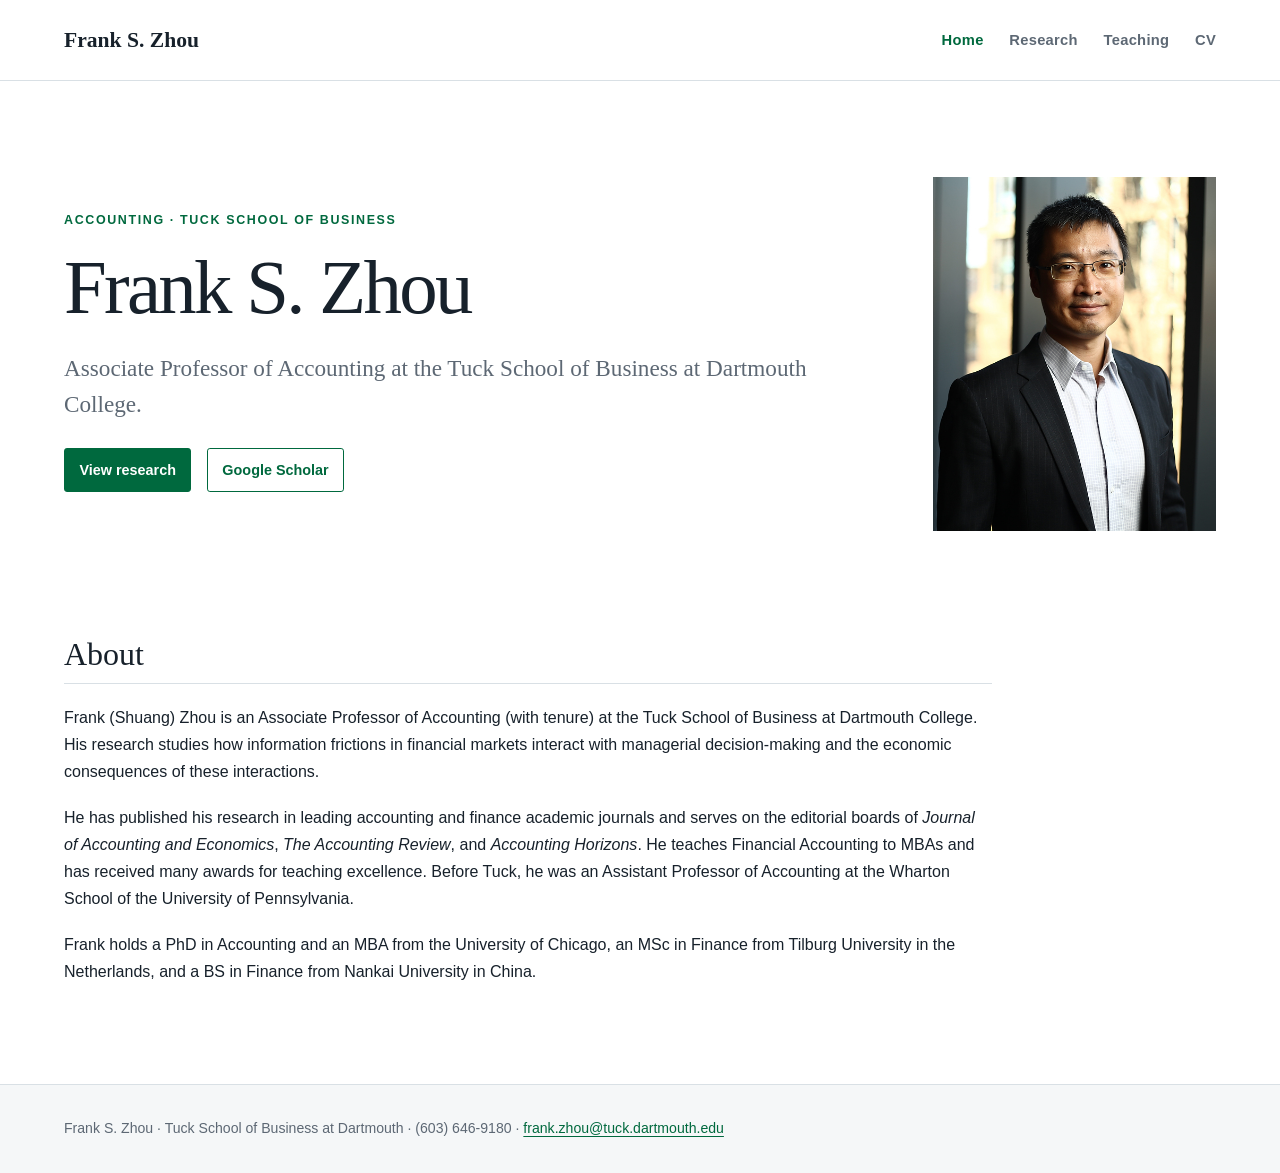
<file: index.html>
<!doctype html>
<html lang="en">
<head>
  <meta charset="utf-8">
  <meta name="viewport" content="width=device-width, initial-scale=1">
  <meta name="description" content="Frank S. Zhou, Associate Professor of Accounting at the Tuck School of Business at Dartmouth.">
  <title>Frank S. Zhou | Accounting Professor</title>
  <link rel="stylesheet" href="styles.css?v=20260827">
</head>
<body>
  <a class="skip-link" href="#main">Skip to content</a>
  <header class="site-header">
    <div class="nav-wrap">
      <a class="site-name" href="index.html">Frank S. Zhou</a>
      <nav aria-label="Primary navigation">
        <ul>
          <li><a href="index.html" aria-current="page">Home</a></li>
          <li><a href="research.html">Research</a></li>
          <li><a href="teaching.html">Teaching</a></li>
          <li><a href="cv.html">CV</a></li>
        </ul>
      </nav>
    </div>
  </header>

  <main id="main">
    <section class="hero">
      <div>
        <p class="eyebrow">Accounting · Tuck School of Business</p>
        <h1>Frank S. Zhou</h1>
        <p class="lede">Associate Professor of Accounting at the Tuck School of Business at Dartmouth College.</p>
        <a class="button primary" href="research.html">View research</a>
        <a class="button" href="https://scholar.google.com/citations?user=8gZUXX4AAAAJ&amp;hl=en">Google Scholar</a>
      </div>
      <div class="portrait-placeholder"><img src="images/frank.jpg" alt="Photo of Frank S. Zhou" width="400" height="500"></div>
    </section>

    <section class="section-intro" aria-labelledby="about-heading">
      <h2 id="about-heading">About</h2>
      <p>Frank (Shuang) Zhou is an Associate Professor of Accounting (with tenure) at the Tuck School of Business at Dartmouth College. His research studies how information frictions in financial markets interact with managerial decision-making and the economic consequences of these interactions.</p>
      <p>He has published his research in leading accounting and finance academic journals and serves on the editorial boards of <em>Journal of Accounting and Economics</em>, <em>The Accounting Review</em>, and <em>Accounting Horizons</em>. He teaches Financial Accounting to MBAs and has received many awards for teaching excellence. Before Tuck, he was an Assistant Professor of Accounting at the Wharton School of the University of Pennsylvania.</p>
      <p>Frank holds a PhD in Accounting and an MBA from the University of Chicago, an MSc in Finance from Tilburg University in the Netherlands, and a BS in Finance from Nankai University in China.</p>
    </section>
  </main>

  <footer class="site-footer">
    <div class="footer-wrap">
      <p>Frank S. Zhou · Tuck School of Business at Dartmouth · (603) 646-9180 · <a href="mailto:frank.zhou@tuck.dartmouth.edu">frank.zhou@tuck.dartmouth.edu</a></p>
    </div>
  </footer>
</body>
</html>
</file>
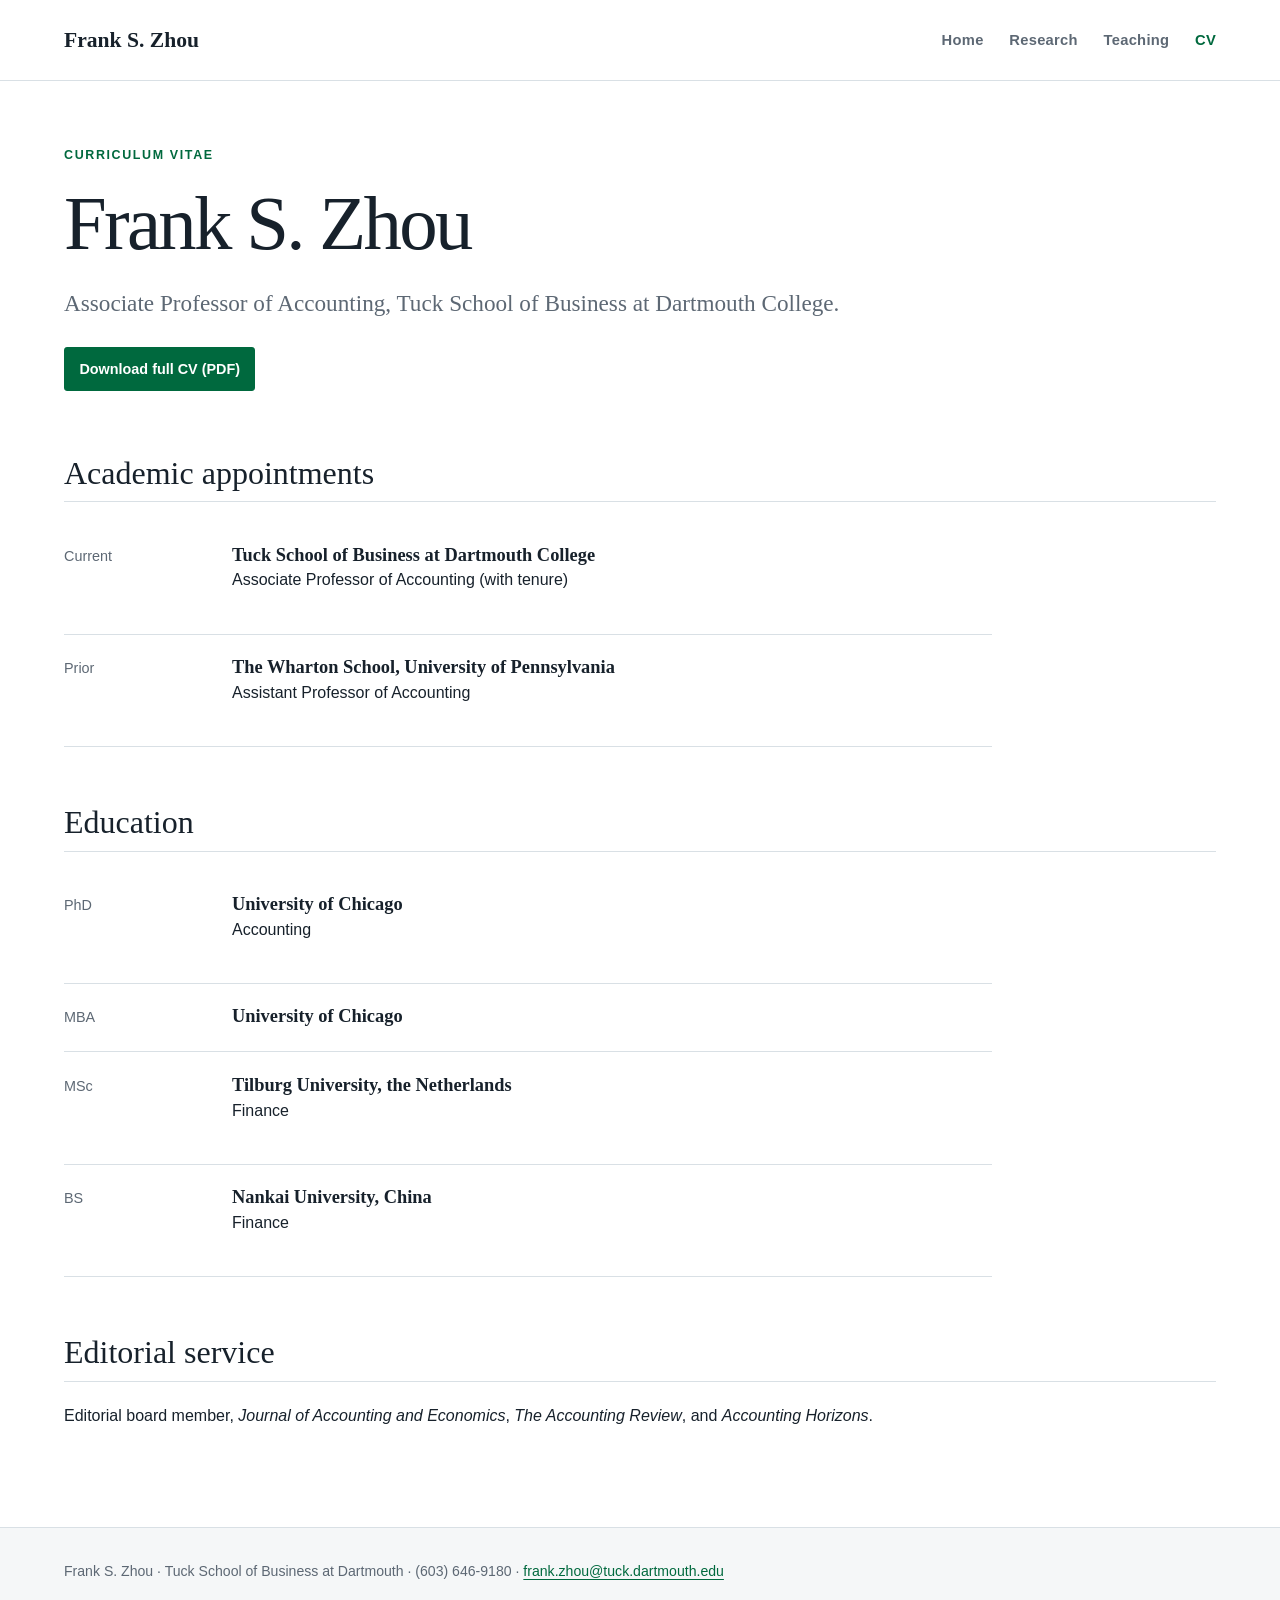
<file: cv.html>
<!doctype html>
<html lang="en">
<head>
  <meta charset="utf-8">
  <meta name="viewport" content="width=device-width, initial-scale=1">
  <meta name="description" content="Curriculum vitae for Frank S. Zhou.">
  <title>CV | Frank S. Zhou</title>
  <link rel="stylesheet" href="styles.css?v=20260827">
</head>
<body>
  <a class="skip-link" href="#main">Skip to content</a>
  <header class="site-header"><div class="nav-wrap">
    <a class="site-name" href="index.html">Frank S. Zhou</a>
    <nav aria-label="Primary navigation"><ul>
      <li><a href="index.html">Home</a></li><li><a href="research.html">Research</a></li>
      <li><a href="teaching.html">Teaching</a></li><li><a href="cv.html" aria-current="page">CV</a></li>
    </ul></nav>
  </div></header>

  <main id="main">
    <p class="eyebrow">Curriculum Vitae</p>
    <h1>Frank S. Zhou</h1>
    <p class="lede">Associate Professor of Accounting, Tuck School of Business at Dartmouth College.</p>
    <a class="button primary" href="https://www.dropbox.com/scl/fi/b9flhk3wkmlfdluljjsjr/CVFrankZhou2026.pdf?rlkey=qk5dvw8yqj08rau83gar4hxlb&amp;dl=0">Download full CV (PDF)</a>

    <section aria-labelledby="appointments-heading">
      <h2 id="appointments-heading">Academic appointments</h2>
      <div class="timeline">
        <div class="timeline-item"><div class="date">Current</div><div><h3>Tuck School of Business at Dartmouth College</h3><p>Associate Professor of Accounting (with tenure)</p></div></div>
        <div class="timeline-item"><div class="date">Prior</div><div><h3>The Wharton School, University of Pennsylvania</h3><p>Assistant Professor of Accounting</p></div></div>
      </div>
    </section>

    <section aria-labelledby="education-heading">
      <h2 id="education-heading">Education</h2>
      <div class="timeline">
        <div class="timeline-item"><div class="date">PhD</div><div><h3>University of Chicago</h3><p>Accounting</p></div></div>
        <div class="timeline-item"><div class="date">MBA</div><div><h3>University of Chicago</h3></div></div>
        <div class="timeline-item"><div class="date">MSc</div><div><h3>Tilburg University, the Netherlands</h3><p>Finance</p></div></div>
        <div class="timeline-item"><div class="date">BS</div><div><h3>Nankai University, China</h3><p>Finance</p></div></div>
      </div>
    </section>

    <section aria-labelledby="service-heading">
      <h2 id="service-heading">Editorial service</h2>
      <p>Editorial board member, <em>Journal of Accounting and Economics</em>, <em>The Accounting Review</em>, and <em>Accounting Horizons</em>.</p>
    </section>
  </main>

  <footer class="site-footer"><div class="footer-wrap"><p>Frank S. Zhou · Tuck School of Business at Dartmouth · (603) 646-9180 · <a href="mailto:frank.zhou@tuck.dartmouth.edu">frank.zhou@tuck.dartmouth.edu</a></p></div></footer>
</body>
</html>
</file>
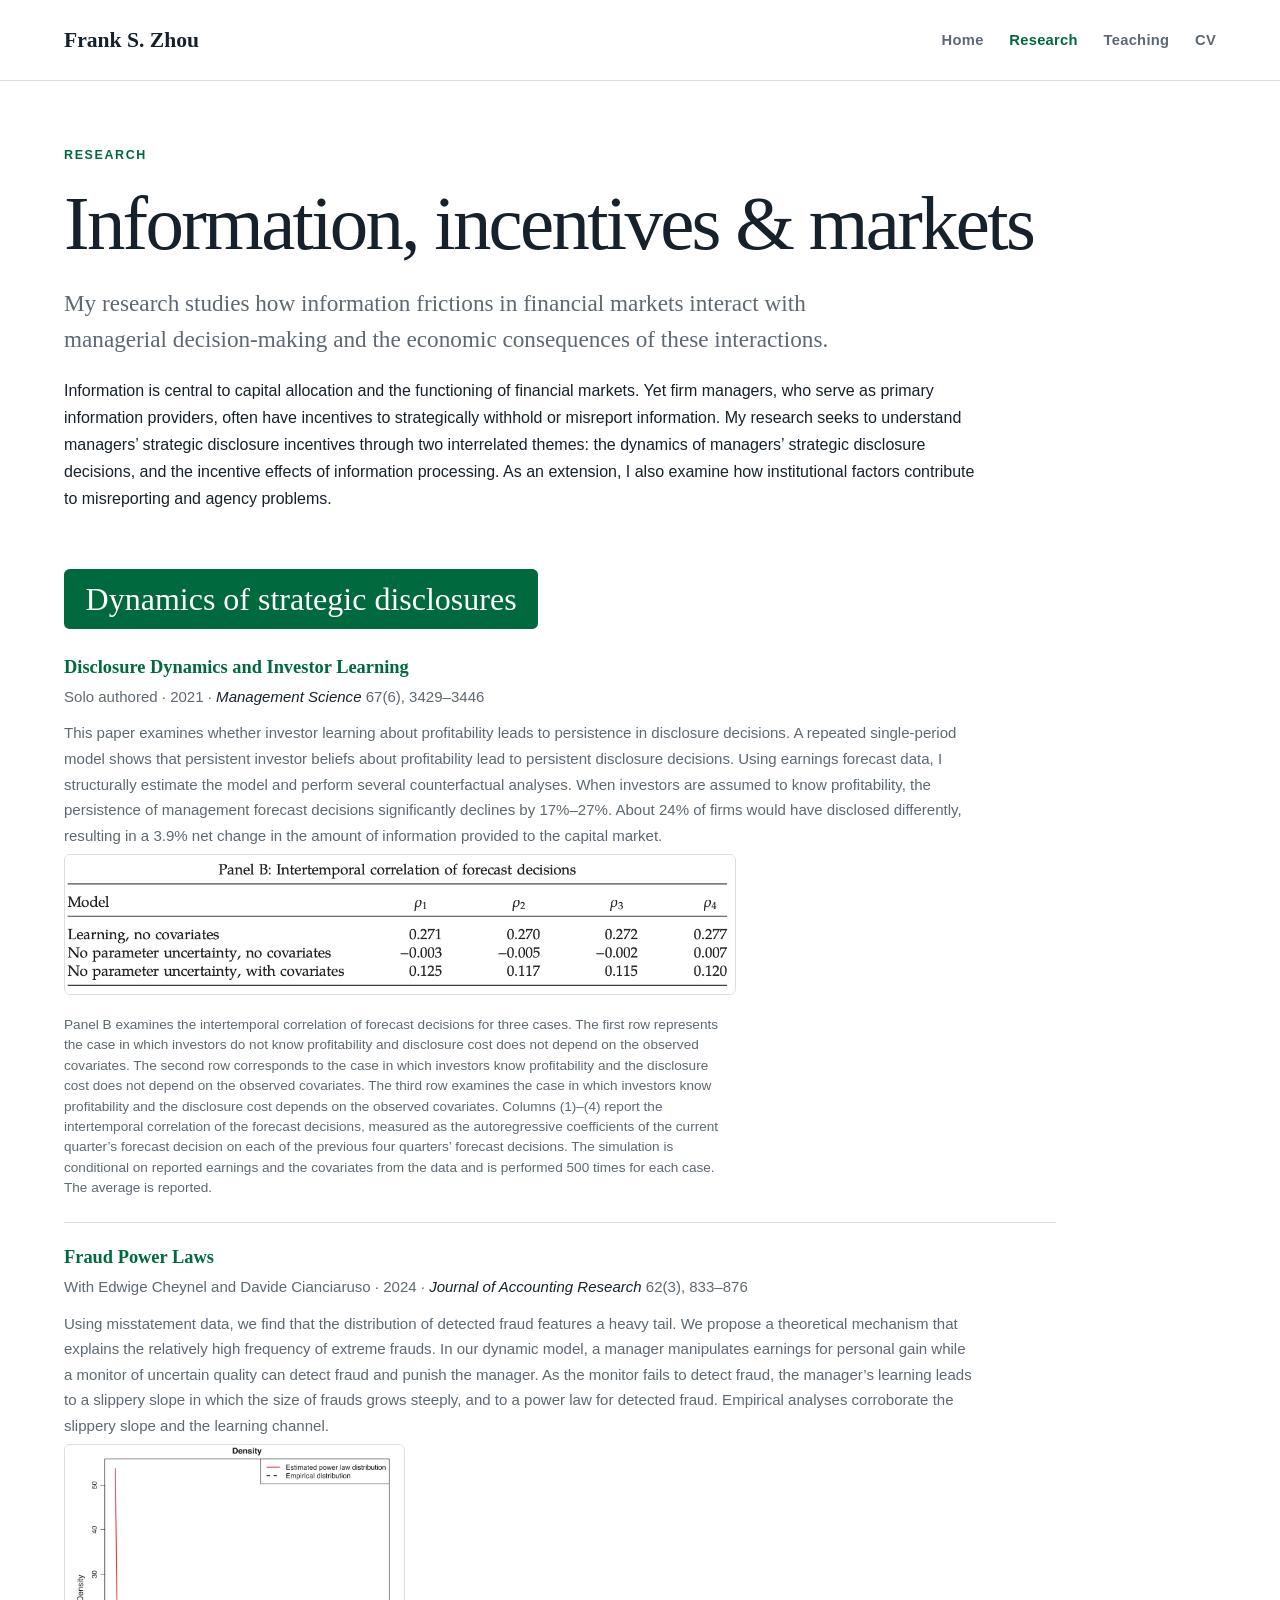
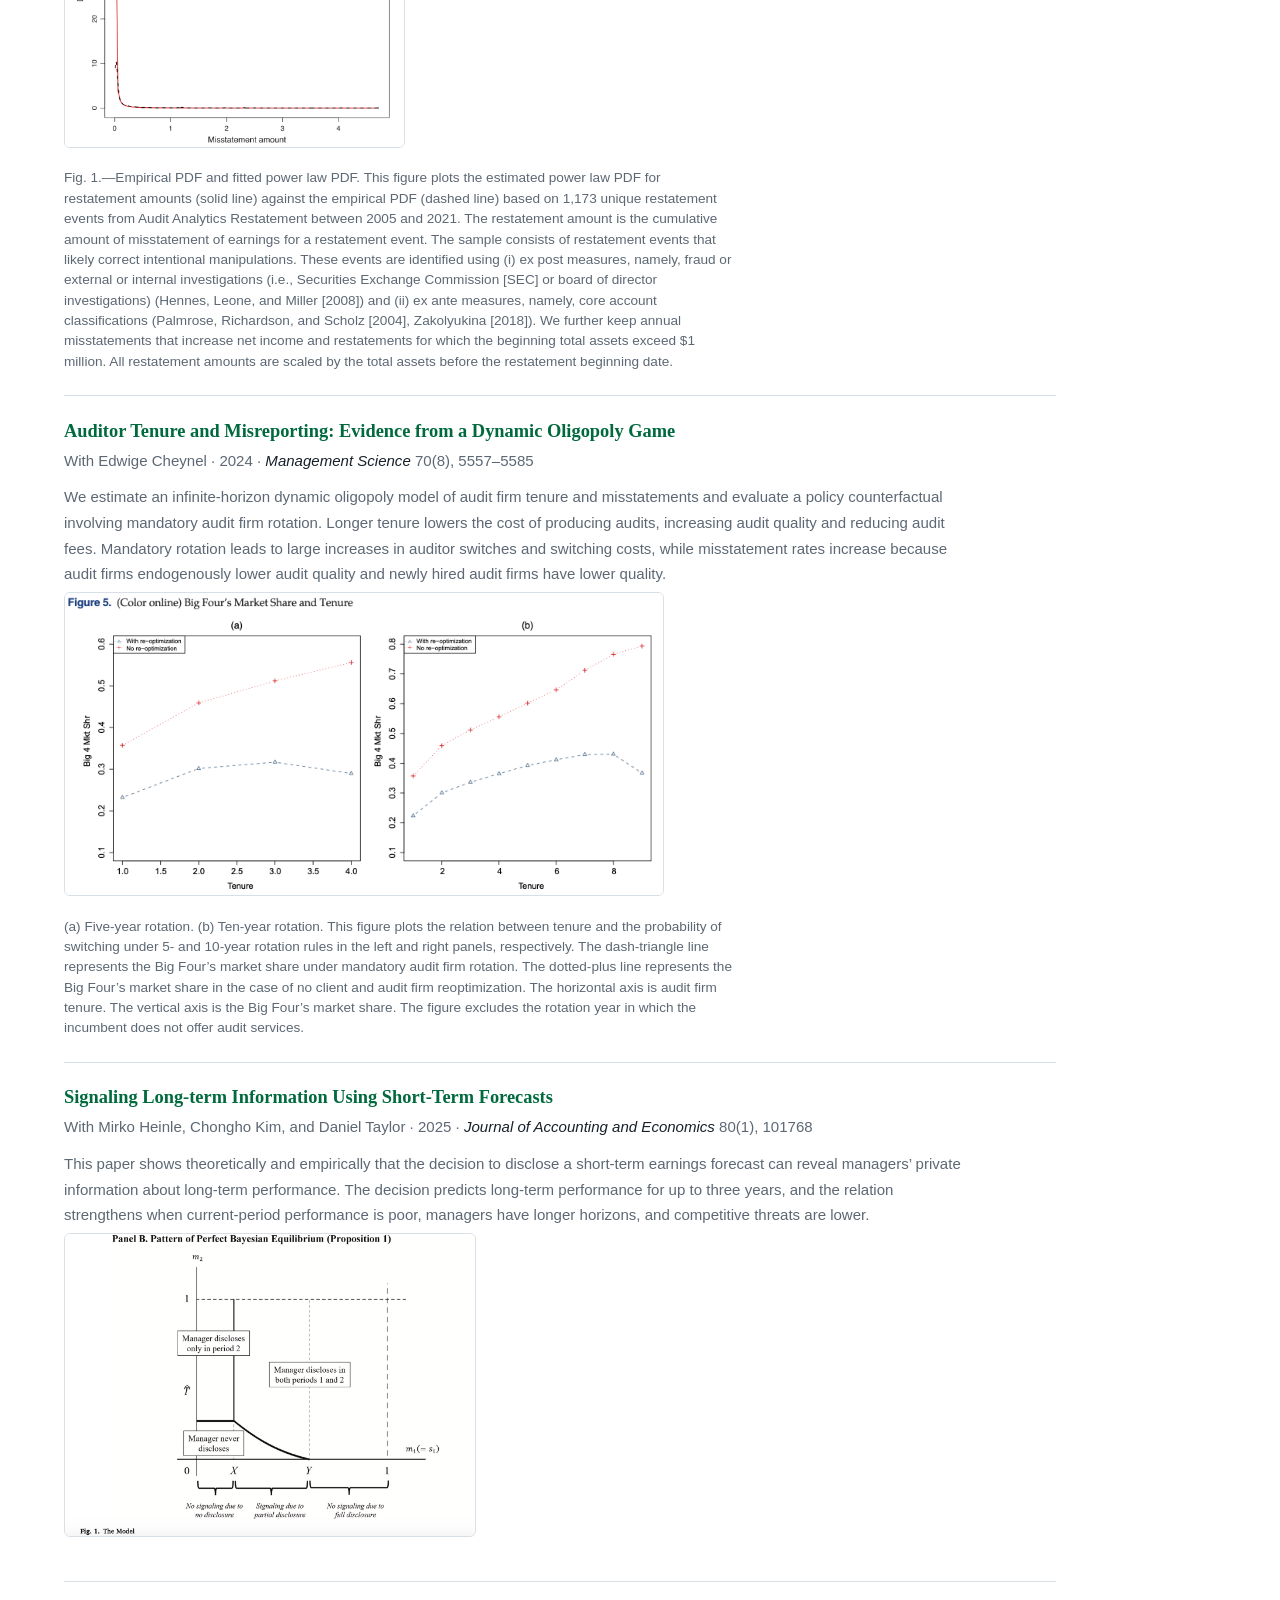
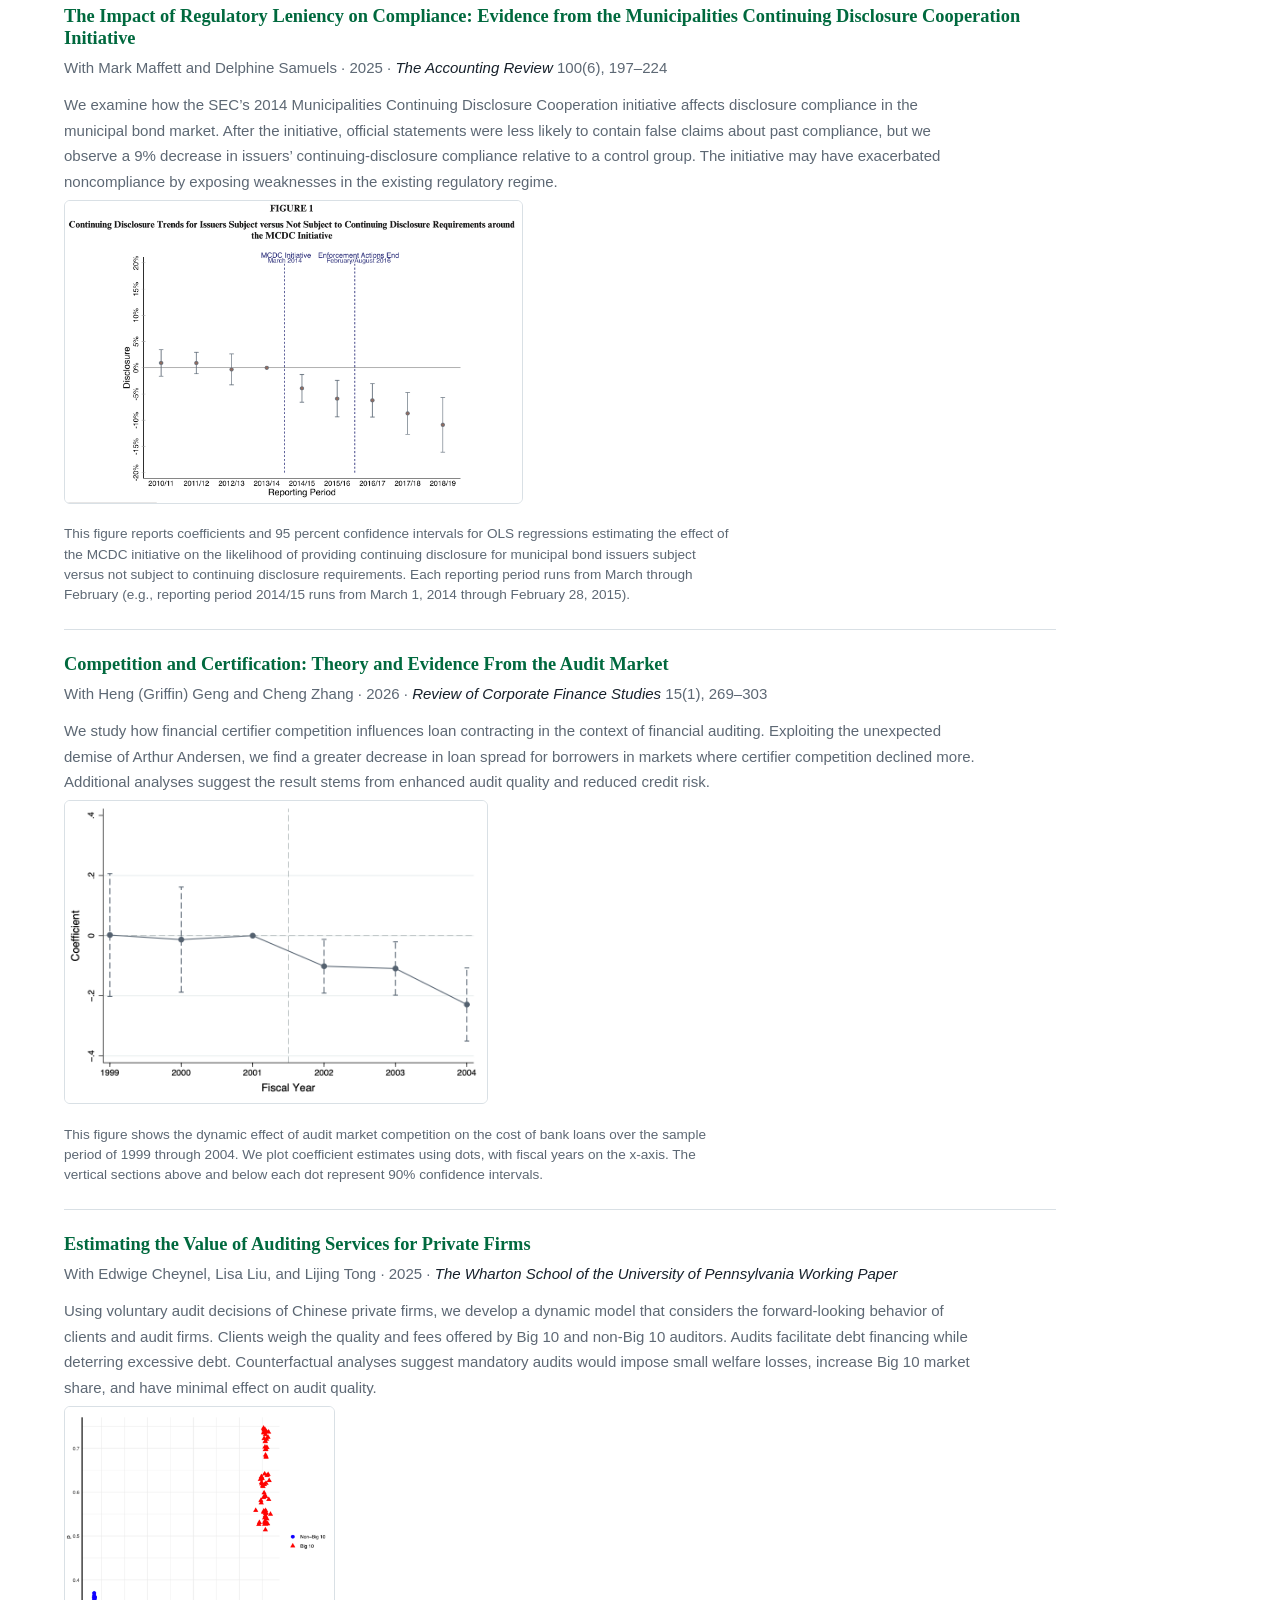
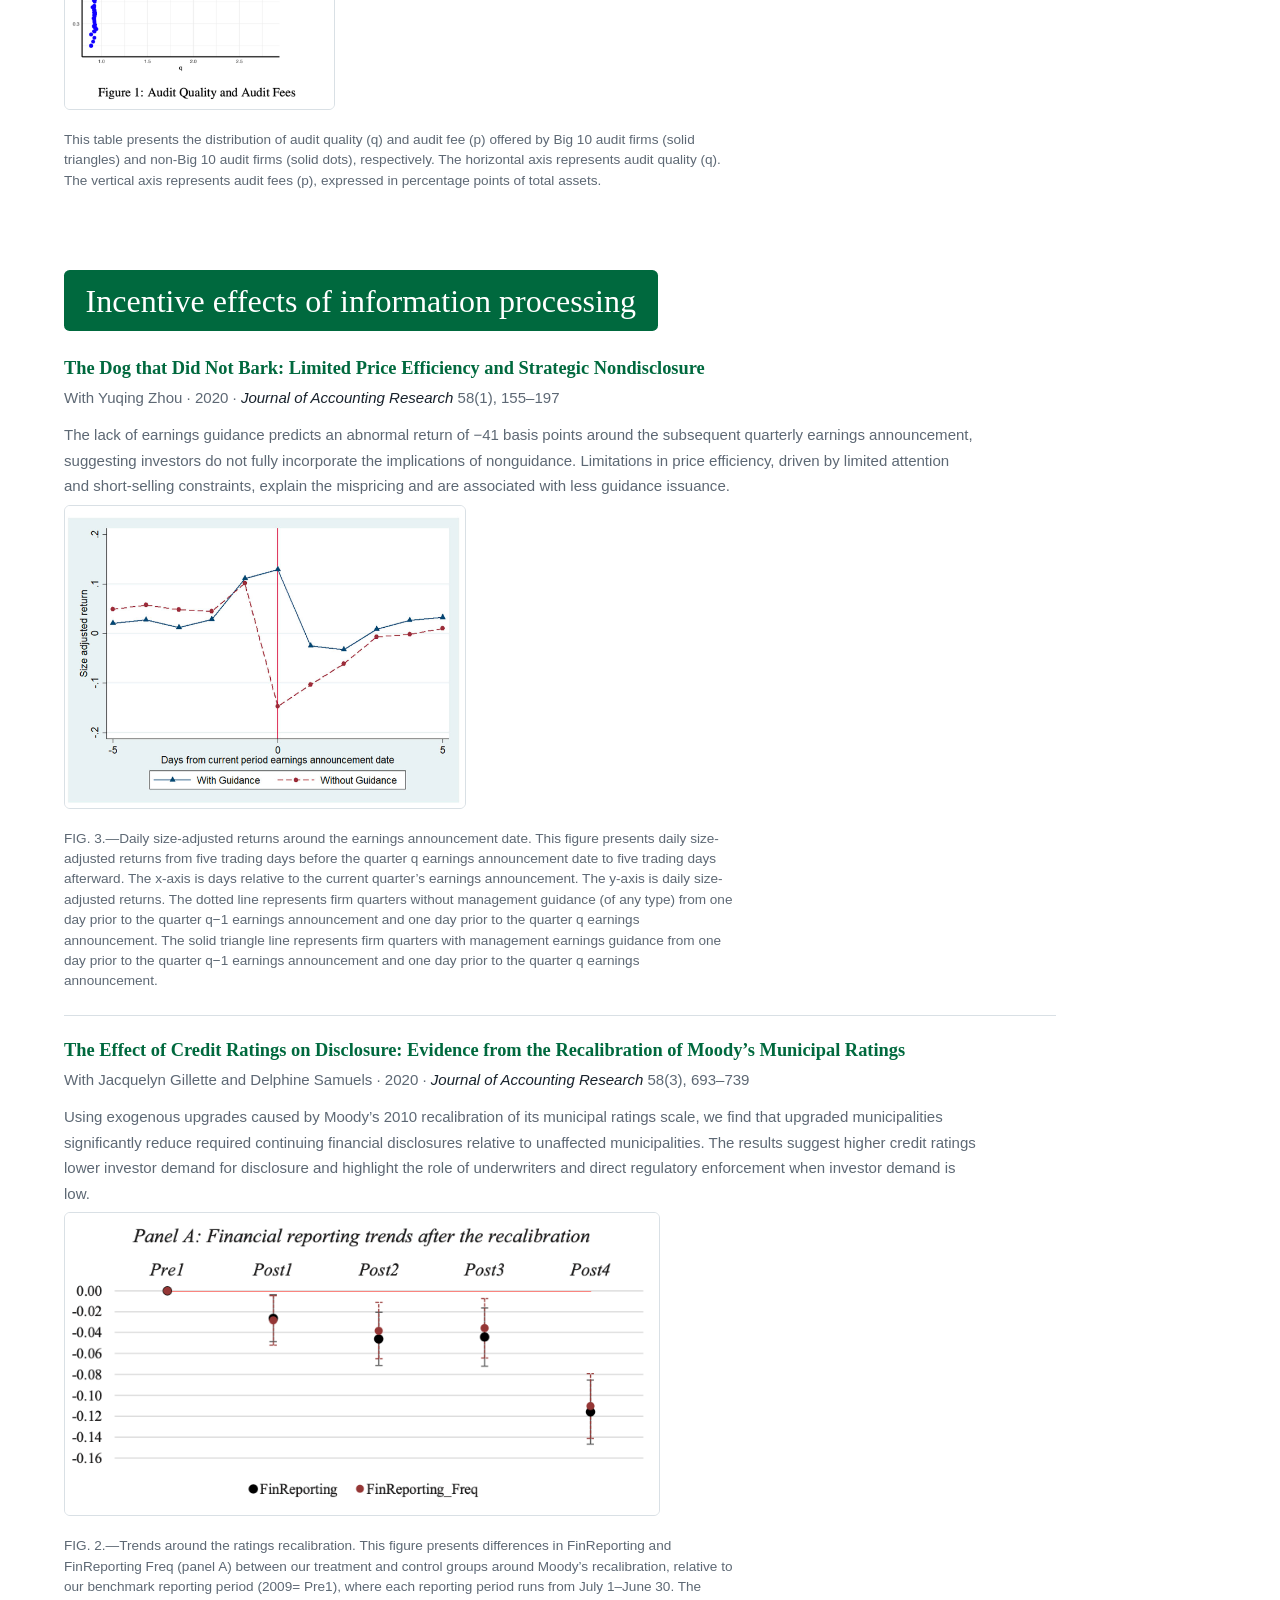
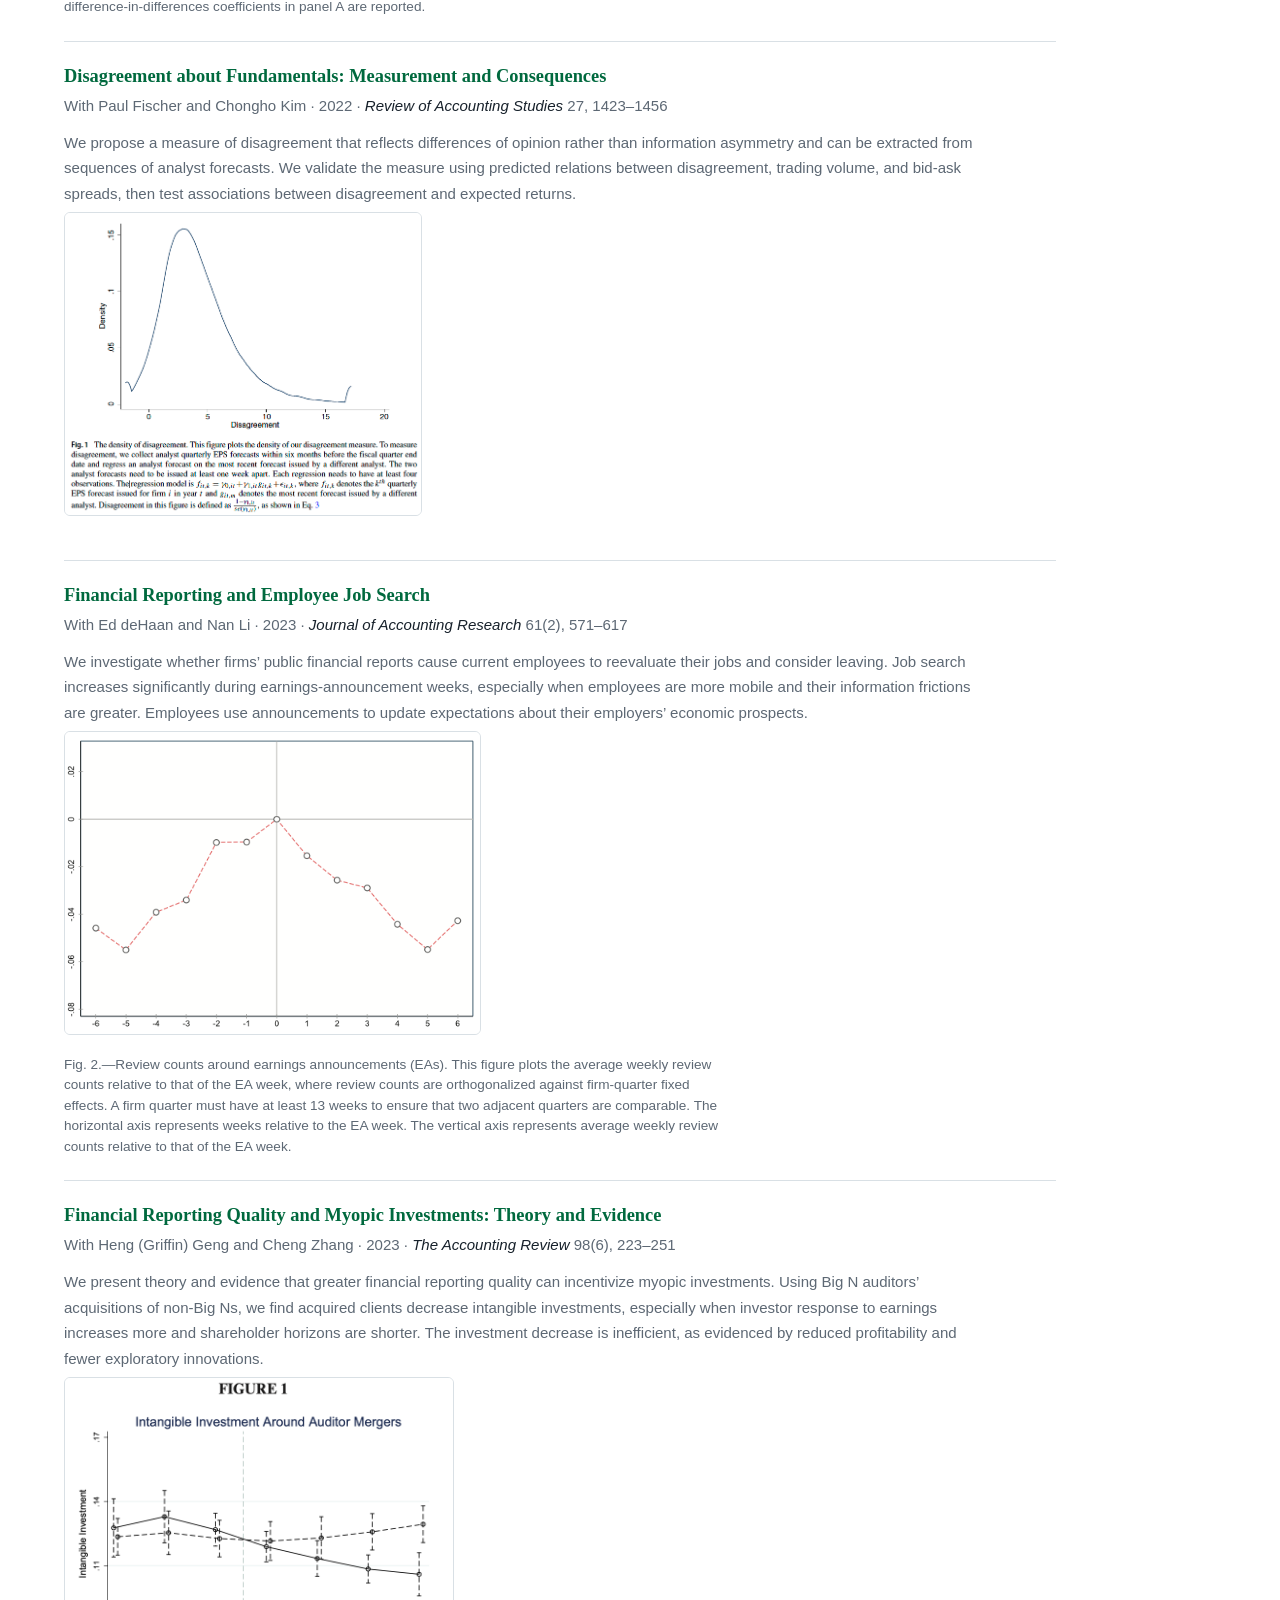
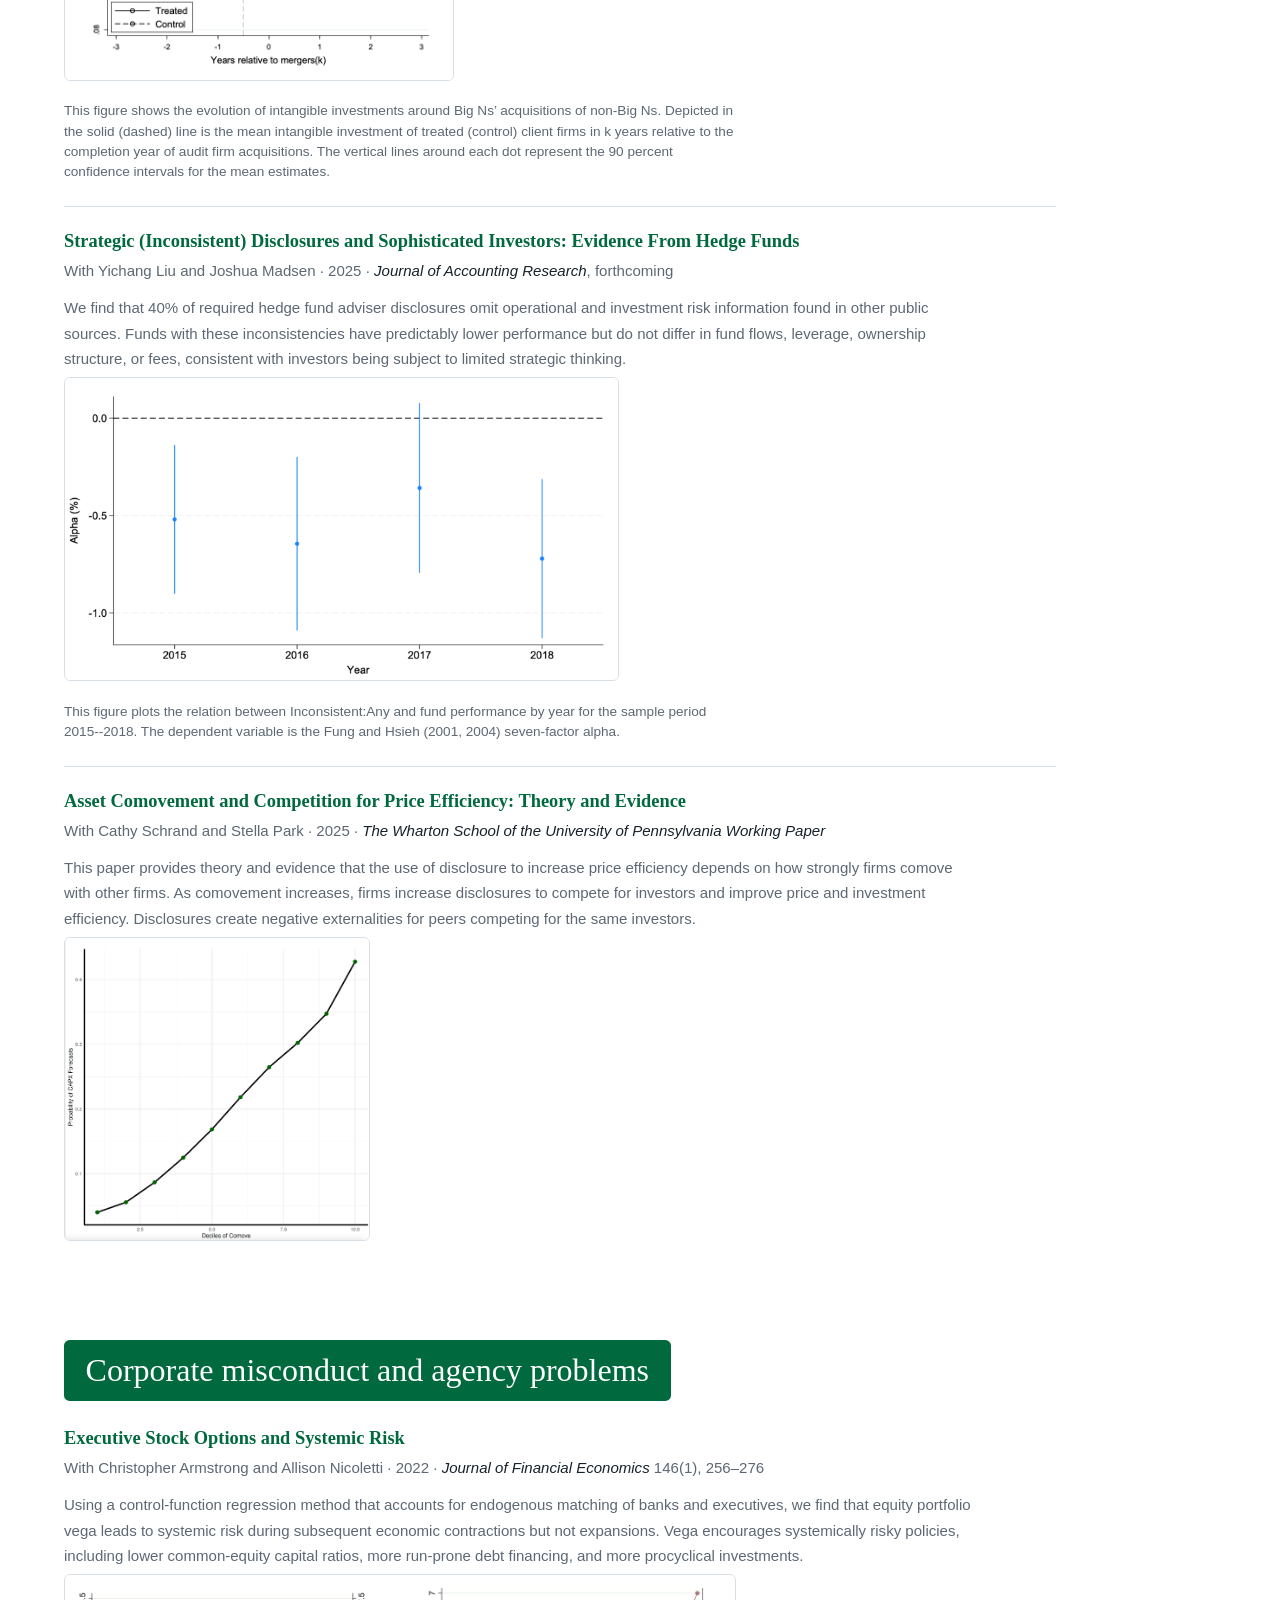
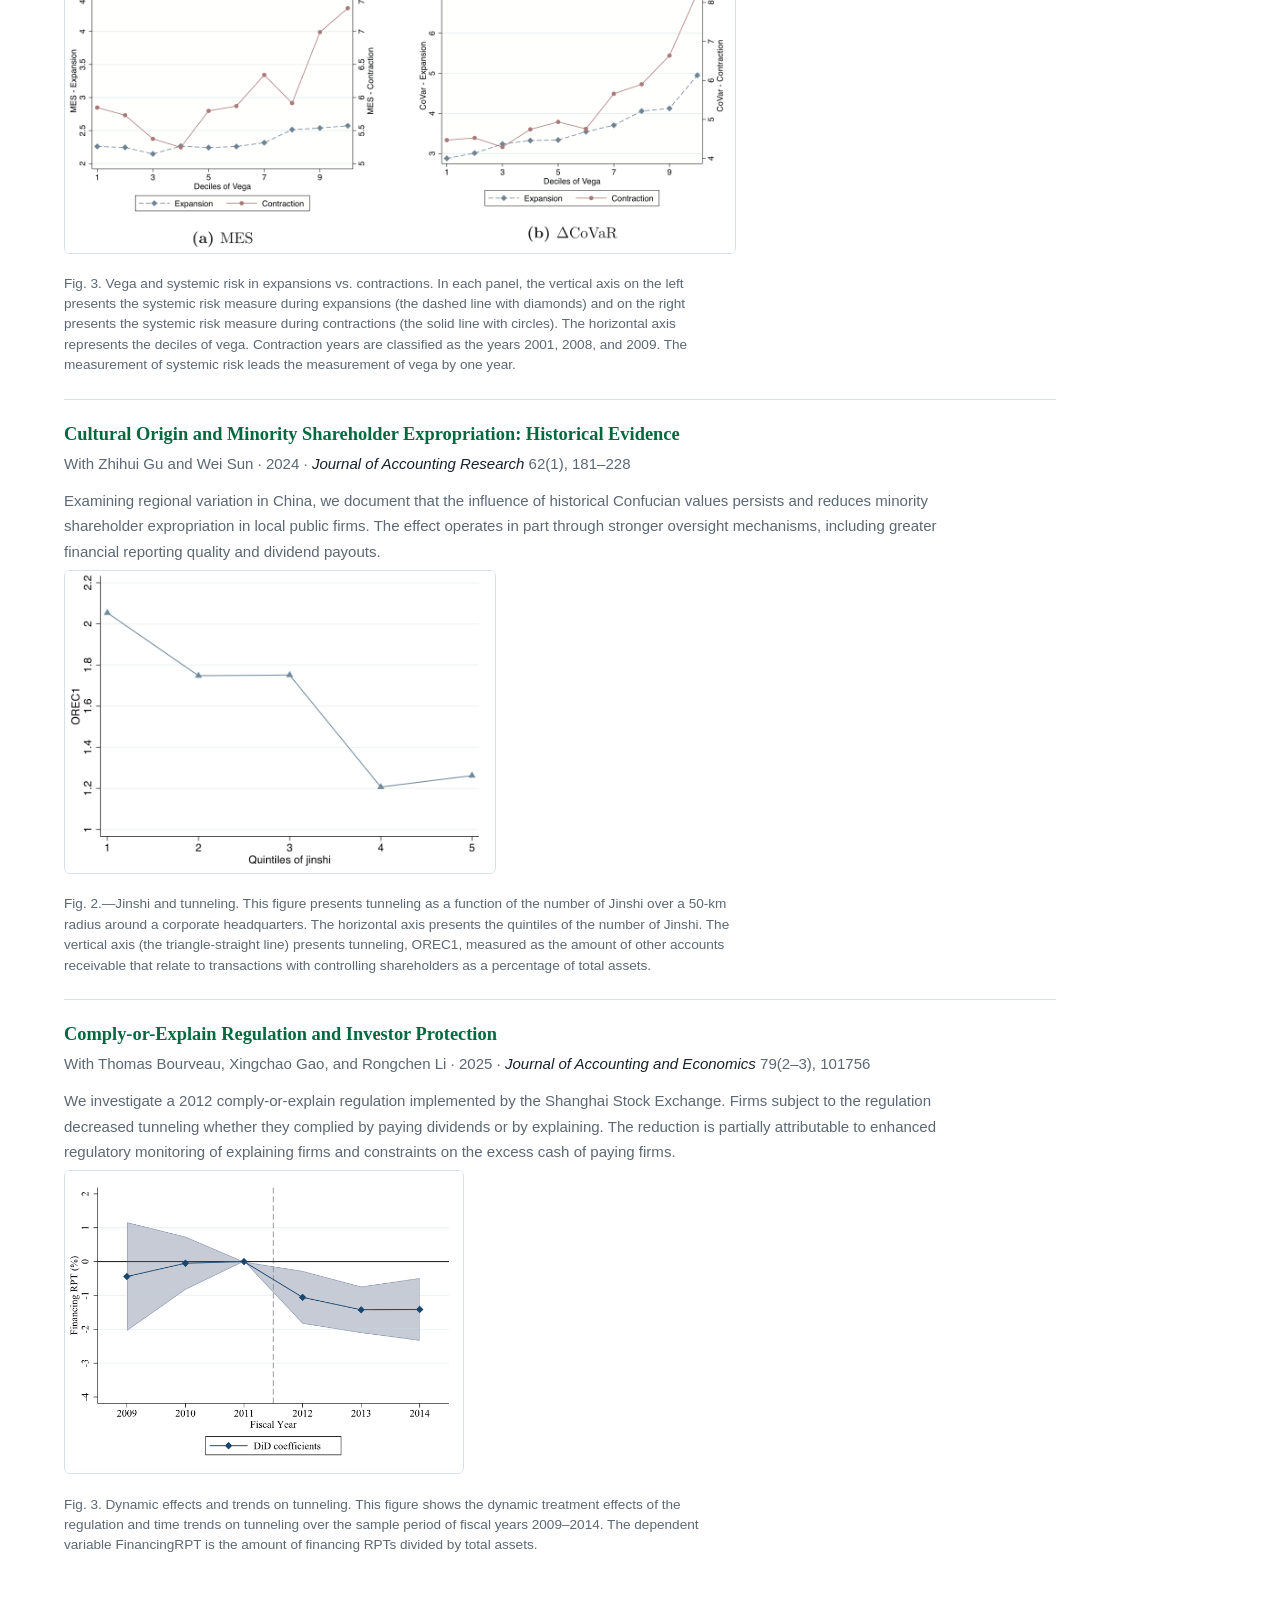
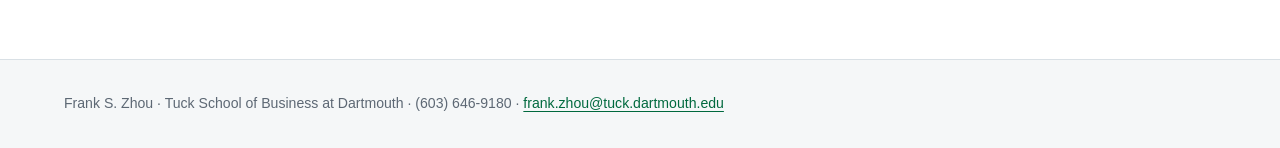
<file: research.html>
<!doctype html>
<html lang="en">
<head>
  <meta charset="utf-8">
  <meta name="viewport" content="width=device-width, initial-scale=1">
  <meta name="description" content="Research and publications by Frank S. Zhou.">
  <title>Research | Frank S. Zhou</title>
  <link rel="stylesheet" href="styles.css?v=20260827">
</head>
<body>
  <a class="skip-link" href="#main">Skip to content</a>
  <header class="site-header"><div class="nav-wrap">
    <a class="site-name" href="index.html">Frank S. Zhou</a>
    <nav aria-label="Primary navigation"><ul>
      <li><a href="index.html">Home</a></li><li><a href="research.html" aria-current="page">Research</a></li>
      <li><a href="teaching.html">Teaching</a></li><li><a href="cv.html">CV</a></li>
    </ul></nav>
  </div></header>

  <main id="main">
    <p class="eyebrow">Research</p>
    <h1>Information, incentives &amp; markets</h1>
    <p class="lede">My research studies how information frictions in financial markets interact with managerial decision-making and the economic consequences of these interactions.</p>
    <div class="section-intro">
      <p>Information is central to capital allocation and the functioning of financial markets. Yet firm managers, who serve as primary information providers, often have incentives to strategically withhold or misreport information. My research seeks to understand managers’ strategic disclosure incentives through two interrelated themes: the dynamics of managers’ strategic disclosure decisions, and the incentive effects of information processing. As an extension, I also examine how institutional factors contribute to misreporting and agency problems.</p>
    </div>

    <section aria-labelledby="dynamics-heading">
      <h2 class="section-head" id="dynamics-heading">Dynamics of strategic disclosures</h2>
      <div class="entries">
        <article class="entry">
          <h3 class="entry-title"><a href="https://doi.org/10.1287/mnsc.2020.3638">Disclosure Dynamics and Investor Learning</a></h3>
          <p class="meta">Solo authored · 2021 · <span class="venue">Management Science</span> 67(6), 3429–3446</p>
          <p class="abstract">This paper examines whether investor learning about profitability leads to persistence in disclosure decisions. A repeated single-period model shows that persistent investor beliefs about profitability lead to persistent disclosure decisions. Using earnings forecast data, I structurally estimate the model and perform several counterfactual analyses. When investors are assumed to know profitability, the persistence of management forecast decisions significantly declines by 17%–27%. About 24% of firms would have disclosed differently, resulting in a 3.9% net change in the amount of information provided to the capital market.</p>
        <figure class="paper-figure"><img src="images/papers/zhou_2021.png" alt="Figure from the paper" loading="lazy"></figure>
          <figcaption class="paper-caption">Panel B examines the intertemporal correlation of forecast decisions for three cases. The first row represents the case in which investors do not know profitability and disclosure cost does not depend on the observed covariates. The second row corresponds to the case in which investors know profitability and the disclosure cost does not depend on the observed covariates. The third row examines the case in which investors know profitability and the disclosure cost depends on the observed covariates. Columns (1)–(4) report the intertemporal correlation of the forecast decisions, measured as the autoregressive coefficients of the current quarter’s forecast decision on each of the previous four quarters’ forecast decisions. The simulation is conditional on reported earnings and the covariates from the data and is performed 500 times for each case. The average is reported.</figcaption>
        </article>
        <article class="entry">
          <h3 class="entry-title"><a href="https://doi.org/10.1111/1475-679X.12520">Fraud Power Laws</a></h3>
          <p class="meta">With Edwige Cheynel and Davide Cianciaruso · 2024 · <span class="venue">Journal of Accounting Research</span> 62(3), 833–876</p>
          <p class="abstract">Using misstatement data, we find that the distribution of detected fraud features a heavy tail. We propose a theoretical mechanism that explains the relatively high frequency of extreme frauds. In our dynamic model, a manager manipulates earnings for personal gain while a monitor of uncertain quality can detect fraud and punish the manager. As the monitor fails to detect fraud, the manager’s learning leads to a slippery slope in which the size of frauds grows steeply, and to a power law for detected fraud. Empirical analyses corroborate the slippery slope and the learning channel.</p>
        <figure class="paper-figure"><img src="images/papers/ccz_2024.png" alt="Figure from the paper" loading="lazy"></figure>
          <figcaption class="paper-caption">Fig. 1.—Empirical PDF and fitted power law PDF. This figure plots the estimated power law PDF for restatement amounts (solid line) against the empirical PDF (dashed line) based on 1,173 unique restatement events from Audit Analytics Restatement between 2005 and 2021. The restatement amount is the cumulative amount of misstatement of earnings for a restatement event. The sample consists of restatement events that likely correct intentional manipulations. These events are identified using (i) ex post measures, namely, fraud or external or internal investigations (i.e., Securities Exchange Commission [SEC] or board of director investigations) (Hennes, Leone, and Miller [2008]) and (ii) ex ante measures, namely, core account classifications (Palmrose, Richardson, and Scholz [2004], Zakolyukina [2018]). We further keep annual misstatements that increase net income and restatements for which the beginning total assets exceed $1 million. All restatement amounts are scaled by the total assets before the restatement beginning date.</figcaption>
        </article>
        <article class="entry">
          <h3 class="entry-title"><a href="https://doi.org/10.1287/mnsc.2023.4944">Auditor Tenure and Misreporting: Evidence from a Dynamic Oligopoly Game</a></h3>
          <p class="meta">With Edwige Cheynel · 2024 · <span class="venue">Management Science</span> 70(8), 5557–5585</p>
          <p class="abstract">We estimate an infinite-horizon dynamic oligopoly model of audit firm tenure and misstatements and evaluate a policy counterfactual involving mandatory audit firm rotation. Longer tenure lowers the cost of producing audits, increasing audit quality and reducing audit fees. Mandatory rotation leads to large increases in auditor switches and switching costs, while misstatement rates increase because audit firms endogenously lower audit quality and newly hired audit firms have lower quality.</p>
        <figure class="paper-figure"><img src="images/papers/cz_2024.png" alt="Figure from the paper" loading="lazy"></figure>
          <figcaption class="paper-caption">(a) Five-year rotation. (b) Ten-year rotation. This figure plots the relation between tenure and the probability of switching under 5- and 10-year rotation rules in the left and right panels, respectively. The dash-triangle line represents the Big Four’s market share under mandatory audit firm rotation. The dotted-plus line represents the Big Four’s market share in the case of no client and audit firm reoptimization. The horizontal axis is audit firm tenure. The vertical axis is the Big Four’s market share. The figure excludes the rotation year in which the incumbent does not offer audit services.</figcaption>
        </article>
        <article class="entry">
          <h3 class="entry-title"><a href="https://doi.org/10.1016/j.jacceco.2025.101768">Signaling Long-term Information Using Short-Term Forecasts</a></h3>
          <p class="meta">With Mirko Heinle, Chongho Kim, and Daniel Taylor · 2025 · <span class="venue">Journal of Accounting and Economics</span> 80(1), 101768</p>
          <p class="abstract">This paper shows theoretically and empirically that the decision to disclose a short-term earnings forecast can reveal managers’ private information about long-term performance. The decision predicts long-term performance for up to three years, and the relation strengthens when current-period performance is poor, managers have longer horizons, and competitive threats are lower.</p>
        <figure class="paper-figure"><img src="images/papers/hktz_2025.png" alt="Figure from the paper" loading="lazy"></figure>
        </article>
        <article class="entry">
          <h3 class="entry-title"><a href="https://doi.org/10.2308/TAR-2023-0067">The Impact of Regulatory Leniency on Compliance: Evidence from the Municipalities Continuing Disclosure Cooperation Initiative</a></h3>
          <p class="meta">With Mark Maffett and Delphine Samuels · 2025 · <span class="venue">The Accounting Review</span> 100(6), 197–224</p>
          <p class="abstract">We examine how the SEC’s 2014 Municipalities Continuing Disclosure Cooperation initiative affects disclosure compliance in the municipal bond market. After the initiative, official statements were less likely to contain false claims about past compliance, but we observe a 9% decrease in issuers’ continuing-disclosure compliance relative to a control group. The initiative may have exacerbated noncompliance by exposing weaknesses in the existing regulatory regime.</p>
        <figure class="paper-figure"><img src="images/papers/msz_2025.png" alt="Figure from the paper" loading="lazy"></figure>
          <figcaption class="paper-caption">This figure reports coefficients and 95 percent confidence intervals for OLS regressions estimating the effect of the MCDC initiative on the likelihood of providing continuing disclosure for municipal bond issuers subject versus not subject to continuing disclosure requirements. Each reporting period runs from March through February (e.g., reporting period 2014/15 runs from March 1, 2014 through February 28, 2015).</figcaption>
        </article>
        <article class="entry">
          <h3 class="entry-title"><a href="https://doi.org/10.1093/rcfs/cfae023">Competition and Certification: Theory and Evidence From the Audit Market</a></h3>
          <p class="meta">With Heng (Griffin) Geng and Cheng Zhang · 2026 · <span class="venue">Review of Corporate Finance Studies</span> 15(1), 269–303</p>
          <p class="abstract">We study how financial certifier competition influences loan contracting in the context of financial auditing. Exploiting the unexpected demise of Arthur Andersen, we find a greater decrease in loan spread for borrowers in markets where certifier competition declined more. Additional analyses suggest the result stems from enhanced audit quality and reduced credit risk.</p>
        <figure class="paper-figure"><img src="images/papers/gzz_2024.png" alt="Figure from the paper" loading="lazy"></figure>
          <figcaption class="paper-caption">This figure shows the dynamic effect of audit market competition on the cost of bank loans over the sample period of 1999 through 2004. We plot coefficient estimates using dots, with fiscal years on the x-axis. The vertical sections above and below each dot represent 90% confidence intervals.</figcaption>
        </article>
        <article class="entry">
          <h3 class="entry-title">Estimating the Value of Auditing Services for Private Firms</h3>
          <p class="meta">With Edwige Cheynel, Lisa Liu, and Lijing Tong · 2025 · <span class="venue">The Wharton School of the University of Pennsylvania Working Paper</span></p>
          <p class="abstract">Using voluntary audit decisions of Chinese private firms, we develop a dynamic model that considers the forward-looking behavior of clients and audit firms. Clients weigh the quality and fees offered by Big 10 and non-Big 10 auditors. Audits facilitate debt financing while deterring excessive debt. Counterfactual analyses suggest mandatory audits would impose small welfare losses, increase Big 10 market share, and have minimal effect on audit quality.</p>
        <figure class="paper-figure"><img src="images/papers/cltz_2025.png" alt="Figure from the paper" loading="lazy"></figure>
          <figcaption class="paper-caption">This table presents the distribution of audit quality (q) and audit fee (p) offered by Big 10 audit firms (solid triangles) and non-Big 10 audit firms (solid dots), respectively. The horizontal axis represents audit quality (q). The vertical axis represents audit fees (p), expressed in percentage points of total assets.</figcaption>
        </article>
      </div>
    </section>

    <section aria-labelledby="processing-heading">
      <h2 class="section-head" id="processing-heading">Incentive effects of information processing</h2>
      <div class="entries">
        <article class="entry">
          <h3 class="entry-title"><a href="https://doi.org/10.1111/1475-679X.12296">The Dog that Did Not Bark: Limited Price Efficiency and Strategic Nondisclosure</a></h3>
          <p class="meta">With Yuqing Zhou · 2020 · <span class="venue">Journal of Accounting Research</span> 58(1), 155–197</p>
          <p class="abstract">The lack of earnings guidance predicts an abnormal return of −41 basis points around the subsequent quarterly earnings announcement, suggesting investors do not fully incorporate the implications of nonguidance. Limitations in price efficiency, driven by limited attention and short-selling constraints, explain the mispricing and are associated with less guidance issuance.</p>
        <figure class="paper-figure"><img src="images/papers/zz_2020.png" alt="Figure from the paper" loading="lazy"></figure>
          <figcaption class="paper-caption">FIG. 3.—Daily size-adjusted returns around the earnings announcement date. This figure presents daily size-adjusted returns from five trading days before the quarter q earnings announcement date to five trading days afterward. The x-axis is days relative to the current quarter’s earnings announcement. The y-axis is daily size-adjusted returns. The dotted line represents firm quarters without management guidance (of any type) from one day prior to the quarter q−1 earnings announcement and one day prior to the quarter q earnings announcement. The solid triangle line represents firm quarters with management earnings guidance from one day prior to the quarter q−1 earnings announcement and one day prior to the quarter q earnings announcement.</figcaption>
        </article>
        <article class="entry">
          <h3 class="entry-title"><a href="https://doi.org/10.1111/1475-679X.12307">The Effect of Credit Ratings on Disclosure: Evidence from the Recalibration of Moody’s Municipal Ratings</a></h3>
          <p class="meta">With Jacquelyn Gillette and Delphine Samuels · 2020 · <span class="venue">Journal of Accounting Research</span> 58(3), 693–739</p>
          <p class="abstract">Using exogenous upgrades caused by Moody’s 2010 recalibration of its municipal ratings scale, we find that upgraded municipalities significantly reduce required continuing financial disclosures relative to unaffected municipalities. The results suggest higher credit ratings lower investor demand for disclosure and highlight the role of underwriters and direct regulatory enforcement when investor demand is low.</p>
        <figure class="paper-figure"><img src="images/papers/gsz_2020.png" alt="Figure from the paper" loading="lazy"></figure>
          <figcaption class="paper-caption">FIG. 2.—Trends around the ratings recalibration. This figure presents differences in FinReporting and FinReporting Freq (panel A) between our treatment and control groups around Moody’s recalibration, relative to our benchmark reporting period (2009= Pre1), where each reporting period runs from July 1–June 30. The difference-in-differences coefficients in panel A are reported.</figcaption>
        </article>
        <article class="entry">
          <h3 class="entry-title"><a href="https://doi.org/10.1007/s11142-021-09627-3">Disagreement about Fundamentals: Measurement and Consequences</a></h3>
          <p class="meta">With Paul Fischer and Chongho Kim · 2022 · <span class="venue">Review of Accounting Studies</span> 27, 1423–1456</p>
          <p class="abstract">We propose a measure of disagreement that reflects differences of opinion rather than information asymmetry and can be extracted from sequences of analyst forecasts. We validate the measure using predicted relations between disagreement, trading volume, and bid-ask spreads, then test associations between disagreement and expected returns.</p>
        <figure class="paper-figure"><img src="images/papers/fkz_2022.png" alt="Figure from the paper" loading="lazy"></figure>
        </article>
        <article class="entry">
          <h3 class="entry-title"><a href="https://doi.org/10.1111/1475-679X.12469">Financial Reporting and Employee Job Search</a></h3>
          <p class="meta">With Ed deHaan and Nan Li · 2023 · <span class="venue">Journal of Accounting Research</span> 61(2), 571–617</p>
          <p class="abstract">We investigate whether firms’ public financial reports cause current employees to reevaluate their jobs and consider leaving. Job search increases significantly during earnings-announcement weeks, especially when employees are more mobile and their information frictions are greater. Employees use announcements to update expectations about their employers’ economic prospects.</p>
        <figure class="paper-figure"><img src="images/papers/dlz_2023.png" alt="Figure from the paper" loading="lazy"></figure>
          <figcaption class="paper-caption">Fig. 2.—Review counts around earnings announcements (EAs). This figure plots the average weekly review counts relative to that of the EA week, where review counts are orthogonalized against firm-quarter fixed effects. A firm quarter must have at least 13 weeks to ensure that two adjacent quarters are comparable. The horizontal axis represents weeks relative to the EA week. The vertical axis represents average weekly review counts relative to that of the EA week.</figcaption>
        </article>
        <article class="entry">
          <h3 class="entry-title"><a href="https://doi.org/10.2308/TAR-2021-0380">Financial Reporting Quality and Myopic Investments: Theory and Evidence</a></h3>
          <p class="meta">With Heng (Griffin) Geng and Cheng Zhang · 2023 · <span class="venue">The Accounting Review</span> 98(6), 223–251</p>
          <p class="abstract">We present theory and evidence that greater financial reporting quality can incentivize myopic investments. Using Big N auditors’ acquisitions of non-Big Ns, we find acquired clients decrease intangible investments, especially when investor response to earnings increases more and shareholder horizons are shorter. The investment decrease is inefficient, as evidenced by reduced profitability and fewer exploratory innovations.</p>
        <figure class="paper-figure"><img src="images/papers/gzz_2023.png" alt="Figure from the paper" loading="lazy"></figure>
          <figcaption class="paper-caption">This figure shows the evolution of intangible investments around Big Ns’ acquisitions of non-Big Ns. Depicted in the solid (dashed) line is the mean intangible investment of treated (control) client firms in k years relative to the completion year of audit firm acquisitions. The vertical lines around each dot represent the 90 percent confidence intervals for the mean estimates.</figcaption>
        </article>
        <article class="entry">
          <h3 class="entry-title"><a href="https://papers.ssrn.com/sol3/Papers.cfm?abstract_id=3803729">Strategic (Inconsistent) Disclosures and Sophisticated Investors: Evidence From Hedge Funds</a></h3>
          <p class="meta">With Yichang Liu and Joshua Madsen · 2025 · <span class="venue">Journal of Accounting Research</span>, forthcoming</p>
          <p class="abstract">We find that 40% of required hedge fund adviser disclosures omit operational and investment risk information found in other public sources. Funds with these inconsistencies have predictably lower performance but do not differ in fund flows, leverage, ownership structure, or fees, consistent with investors being subject to limited strategic thinking.</p>
        <figure class="paper-figure"><img src="images/papers/lmz_2025.png" alt="Figure from the paper" loading="lazy"></figure>
          <figcaption class="paper-caption">This figure plots the relation between Inconsistent:Any and fund performance by year for the sample period 2015--2018. The dependent variable is the Fung and Hsieh (2001, 2004) seven-factor alpha.</figcaption>
        </article>
        <article class="entry">
          <h3 class="entry-title">Asset Comovement and Competition for Price Efficiency: Theory and Evidence</h3>
          <p class="meta">With Cathy Schrand and Stella Park · 2025 · <span class="venue">The Wharton School of the University of Pennsylvania Working Paper</span></p>
          <p class="abstract">This paper provides theory and evidence that the use of disclosure to increase price efficiency depends on how strongly firms comove with other firms. As comovement increases, firms increase disclosures to compete for investors and improve price and investment efficiency. Disclosures create negative externalities for peers competing for the same investors.</p>
        <figure class="paper-figure"><img src="images/papers/psz_2025.png" alt="Figure from the paper" loading="lazy"></figure>
        </article>
      </div>
    </section>

    <section aria-labelledby="misconduct-heading">
      <h2 class="section-head" id="misconduct-heading">Corporate misconduct and agency problems</h2>
      <div class="entries">
        <article class="entry">
          <h3 class="entry-title"><a href="https://doi.org/10.1016/j.jfineco.2021.09.010">Executive Stock Options and Systemic Risk</a></h3>
          <p class="meta">With Christopher Armstrong and Allison Nicoletti · 2022 · <span class="venue">Journal of Financial Economics</span> 146(1), 256–276</p>
          <p class="abstract">Using a control-function regression method that accounts for endogenous matching of banks and executives, we find that equity portfolio vega leads to systemic risk during subsequent economic contractions but not expansions. Vega encourages systemically risky policies, including lower common-equity capital ratios, more run-prone debt financing, and more procyclical investments.</p>
        <figure class="paper-figure"><img src="images/papers/anz_2022.png" alt="Figure from the paper" loading="lazy"></figure>
          <figcaption class="paper-caption">Fig. 3. Vega and systemic risk in expansions vs. contractions. In each panel, the vertical axis on the left presents the systemic risk measure during expansions (the dashed line with diamonds) and on the right presents the systemic risk measure during contractions (the solid line with circles). The horizontal axis represents the deciles of vega. Contraction years are classified as the years 2001, 2008, and 2009. The measurement of systemic risk leads the measurement of vega by one year.</figcaption>
        </article>
        <article class="entry">
          <h3 class="entry-title"><a href="https://doi.org/10.1111/1475-679X.12517">Cultural Origin and Minority Shareholder Expropriation: Historical Evidence</a></h3>
          <p class="meta">With Zhihui Gu and Wei Sun · 2024 · <span class="venue">Journal of Accounting Research</span> 62(1), 181–228</p>
          <p class="abstract">Examining regional variation in China, we document that the influence of historical Confucian values persists and reduces minority shareholder expropriation in local public firms. The effect operates in part through stronger oversight mechanisms, including greater financial reporting quality and dividend payouts.</p>
        <figure class="paper-figure"><img src="images/papers/gsz_2024.png" alt="Figure from the paper" loading="lazy"></figure>
          <figcaption class="paper-caption">Fig. 2.—Jinshi and tunneling. This figure presents tunneling as a function of the number of Jinshi over a 50-km radius around a corporate headquarters. The horizontal axis presents the quintiles of the number of Jinshi. The vertical axis (the triangle-straight line) presents tunneling, OREC1, measured as the amount of other accounts receivable that relate to transactions with controlling shareholders as a percentage of total assets.</figcaption>
        </article>
        <article class="entry">
          <h3 class="entry-title"><a href="https://doi.org/10.1016/j.jacceco.2025.101765">Comply-or-Explain Regulation and Investor Protection</a></h3>
          <p class="meta">With Thomas Bourveau, Xingchao Gao, and Rongchen Li · 2025 · <span class="venue">Journal of Accounting and Economics</span> 79(2–3), 101756</p>
          <p class="abstract">We investigate a 2012 comply-or-explain regulation implemented by the Shanghai Stock Exchange. Firms subject to the regulation decreased tunneling whether they complied by paying dividends or by explaining. The reduction is partially attributable to enhanced regulatory monitoring of explaining firms and constraints on the excess cash of paying firms.</p>
        <figure class="paper-figure"><img src="images/papers/bglz_2025.png" alt="Figure from the paper" loading="lazy"></figure>
          <figcaption class="paper-caption">Fig. 3. Dynamic effects and trends on tunneling. This figure shows the dynamic treatment effects of the regulation and time trends on tunneling over the sample period of fiscal years 2009–2014. The dependent variable FinancingRPT is the amount of financing RPTs divided by total assets.</figcaption>
        </article>
      </div>
    </section>
  </main>

  <footer class="site-footer"><div class="footer-wrap"><p>Frank S. Zhou · Tuck School of Business at Dartmouth · (603) 646-9180 · <a href="mailto:frank.zhou@tuck.dartmouth.edu">frank.zhou@tuck.dartmouth.edu</a></p></div></footer>
</body>
</html>
</file>
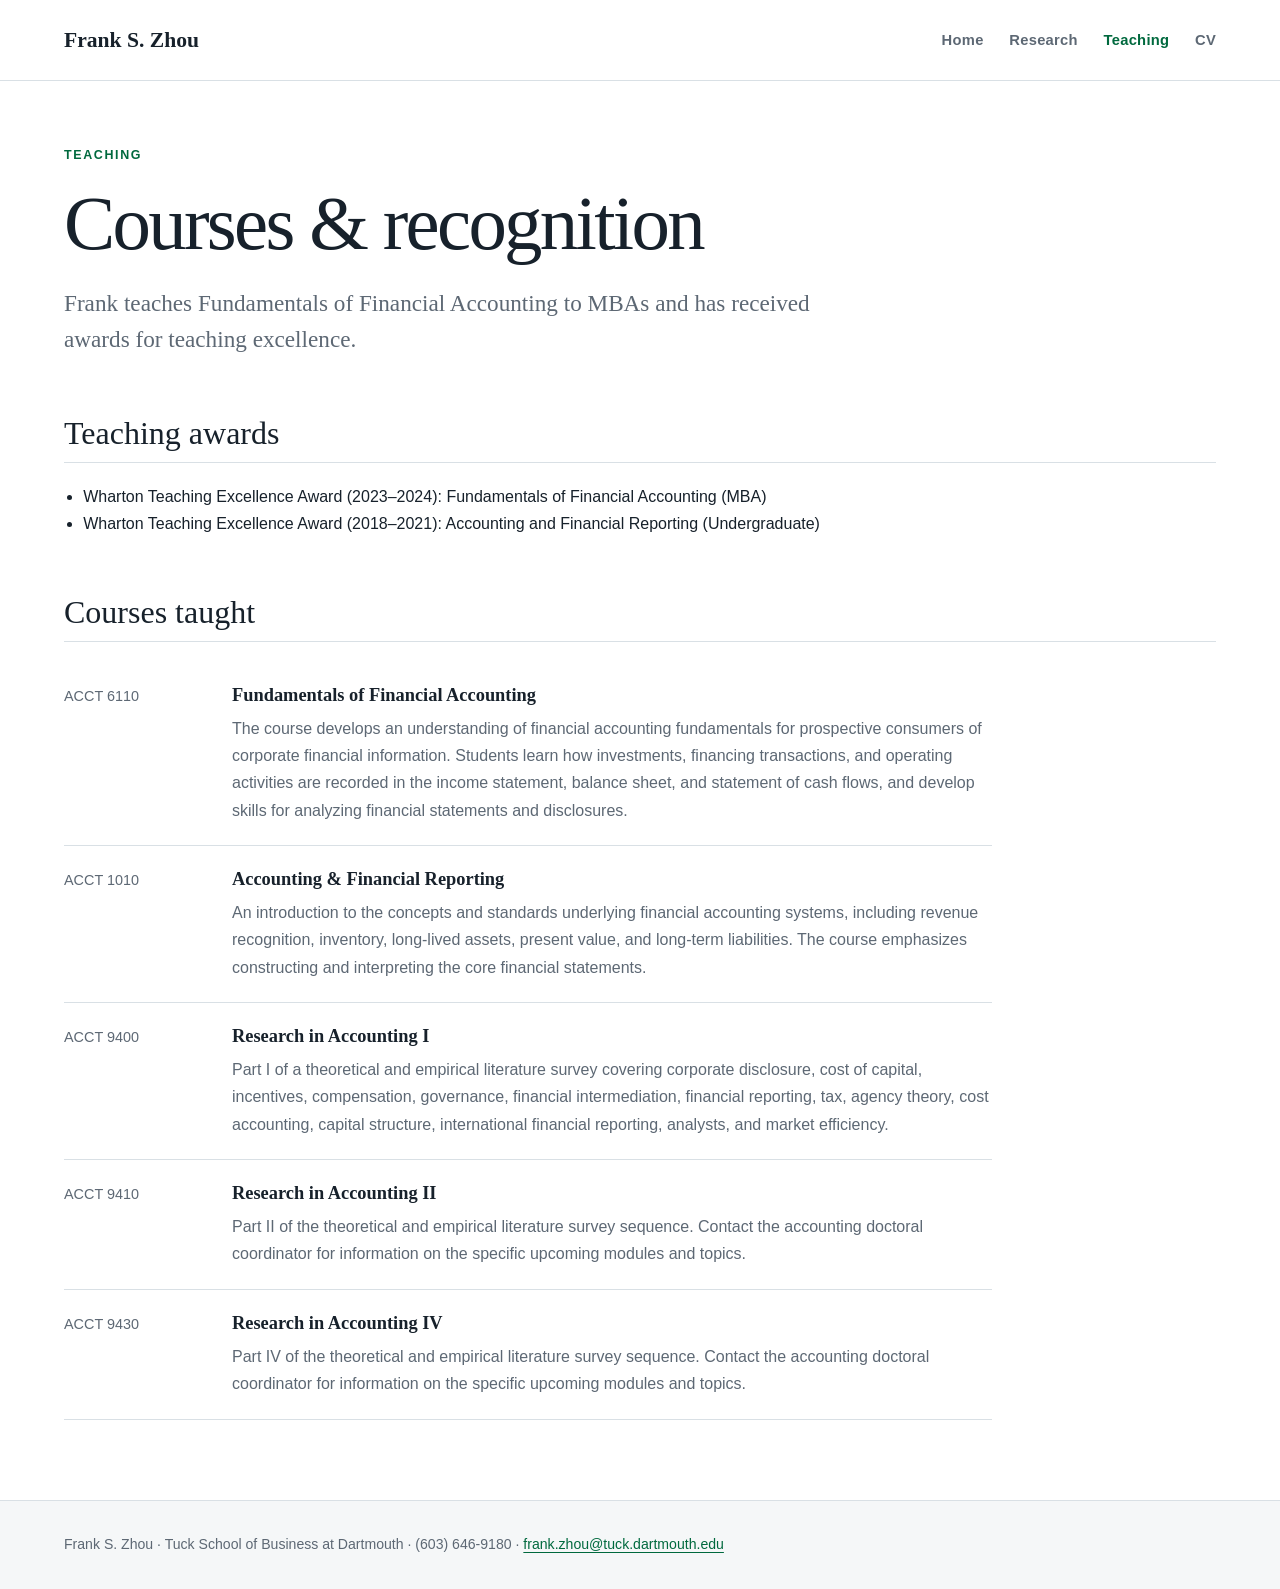
<file: teaching.html>
<!doctype html>
<html lang="en">
<head>
  <meta charset="utf-8">
  <meta name="viewport" content="width=device-width, initial-scale=1">
  <meta name="description" content="Courses and teaching awards for Frank S. Zhou.">
  <title>Teaching | Frank S. Zhou</title>
  <link rel="stylesheet" href="styles.css?v=20260827">
</head>
<body>
  <a class="skip-link" href="#main">Skip to content</a>
  <header class="site-header"><div class="nav-wrap">
    <a class="site-name" href="index.html">Frank S. Zhou</a>
    <nav aria-label="Primary navigation"><ul>
      <li><a href="index.html">Home</a></li><li><a href="research.html">Research</a></li>
      <li><a href="teaching.html" aria-current="page">Teaching</a></li><li><a href="cv.html">CV</a></li>
    </ul></nav>
  </div></header>

  <main id="main">
    <p class="eyebrow">Teaching</p>
    <h1>Courses &amp; recognition</h1>
    <p class="lede">Frank teaches Fundamentals of Financial Accounting to MBAs and has received awards for teaching excellence.</p>

    <section aria-labelledby="awards-heading">
      <h2 id="awards-heading">Teaching awards</h2>
      <ul class="awards">
        <li>Wharton Teaching Excellence Award (2023–2024): Fundamentals of Financial Accounting (MBA)</li>
        <li>Wharton Teaching Excellence Award (2018–2021): Accounting and Financial Reporting (Undergraduate)</li>
      </ul>
    </section>

    <section aria-labelledby="courses-heading">
      <h2 id="courses-heading">Courses taught</h2>
      <div class="course-list">
        <article class="course"><div class="date">ACCT 6110</div><div><h3>Fundamentals of Financial Accounting</h3><p>The course develops an understanding of financial accounting fundamentals for prospective consumers of corporate financial information. Students learn how investments, financing transactions, and operating activities are recorded in the income statement, balance sheet, and statement of cash flows, and develop skills for analyzing financial statements and disclosures.</p></div></article>
        <article class="course"><div class="date">ACCT 1010</div><div><h3>Accounting &amp; Financial Reporting</h3><p>An introduction to the concepts and standards underlying financial accounting systems, including revenue recognition, inventory, long-lived assets, present value, and long-term liabilities. The course emphasizes constructing and interpreting the core financial statements.</p></div></article>
        <article class="course"><div class="date">ACCT 9400</div><div><h3>Research in Accounting I</h3><p>Part I of a theoretical and empirical literature survey covering corporate disclosure, cost of capital, incentives, compensation, governance, financial intermediation, financial reporting, tax, agency theory, cost accounting, capital structure, international financial reporting, analysts, and market efficiency.</p></div></article>
        <article class="course"><div class="date">ACCT 9410</div><div><h3>Research in Accounting II</h3><p>Part II of the theoretical and empirical literature survey sequence. Contact the accounting doctoral coordinator for information on the specific upcoming modules and topics.</p></div></article>
        <article class="course"><div class="date">ACCT 9430</div><div><h3>Research in Accounting IV</h3><p>Part IV of the theoretical and empirical literature survey sequence. Contact the accounting doctoral coordinator for information on the specific upcoming modules and topics.</p></div></article>
      </div>
    </section>
  </main>

  <footer class="site-footer"><div class="footer-wrap"><p>Frank S. Zhou · Tuck School of Business at Dartmouth · (603) 646-9180 · <a href="mailto:frank.zhou@tuck.dartmouth.edu">frank.zhou@tuck.dartmouth.edu</a></p></div></footer>
</body>
</html>
</file>
<file: styles.css>
:root {
  --ink: #17212b;
  --muted: #5d6874;
  --accent: #00693e;
  --accent-dark: #004c2c;
  --line: #d9e0e5;
  --paper: #ffffff;
  --wash: #f5f7f8;
  --content: 72rem;
}

* { box-sizing: border-box; }

html { scroll-behavior: smooth; }

body {
  margin: 0;
  color: var(--ink);
  background: var(--paper);
  font-family: -apple-system, BlinkMacSystemFont, "Segoe UI", Roboto, Helvetica, Arial, sans-serif;
  font-size: 1rem;
  line-height: 1.7;
}

a {
  color: var(--accent);
  text-decoration-thickness: .08em;
  text-underline-offset: .18em;
}

a:hover, a:focus { color: var(--accent-dark); }

.skip-link {
  position: absolute;
  top: -5rem;
  left: 1rem;
  z-index: 10;
  padding: .65rem 1rem;
  color: white;
  background: var(--ink);
}

.skip-link:focus { top: 1rem; }

.site-header {
  border-bottom: 1px solid var(--line);
  background: rgba(255, 255, 255, .97);
}

.nav-wrap {
  width: min(calc(100% - 2.5rem), var(--content));
  min-height: 5rem;
  margin: 0 auto;
  display: flex;
  align-items: center;
  justify-content: space-between;
  gap: 2rem;
}

.site-name {
  color: var(--ink);
  font-family: Georgia, "Times New Roman", serif;
  font-size: 1.35rem;
  font-weight: 700;
  text-decoration: none;
  white-space: nowrap;
}

nav ul {
  display: flex;
  gap: 1.6rem;
  margin: 0;
  padding: 0;
  list-style: none;
}

nav a {
  color: var(--muted);
  font-size: .92rem;
  font-weight: 600;
  letter-spacing: .02em;
  text-decoration: none;
}

nav a[aria-current="page"], nav a:hover { color: var(--accent); }

main {
  width: min(calc(100% - 2.5rem), var(--content));
  min-height: calc(100vh - 13rem);
  margin: 0 auto;
  padding: 4rem 0 5rem;
}

h1, h2, h3 {
  color: var(--ink);
  font-family: Georgia, "Times New Roman", serif;
  line-height: 1.22;
}

h1 {
  margin: 0 0 1rem;
  font-size: clamp(2.35rem, 6vw, 4.8rem);
  font-weight: 500;
  letter-spacing: -.035em;
}

h2 {
  margin: 3.5rem 0 1.25rem;
  padding-bottom: .55rem;
  border-bottom: 1px solid var(--line);
  font-size: clamp(1.45rem, 3vw, 2rem);
  font-weight: 500;
}

.section-head {
  display: block;
  width: fit-content;
  margin-bottom: 1.4rem;
  padding: .7rem 1.35rem .65rem;
  border-bottom: 0;
  color: #fff;
  background: var(--accent);
  border-radius: .35rem;
}

h3 { margin: 0; font-size: 1.15rem; }

p { margin: 0 0 1.15rem; }

.eyebrow {
  margin: 0 0 .65rem;
  color: var(--accent);
  font-size: .78rem;
  font-weight: 700;
  letter-spacing: .13em;
  text-transform: uppercase;
}

.lede {
  max-width: 50rem;
  color: var(--muted);
  font-family: Georgia, "Times New Roman", serif;
  font-size: clamp(1.15rem, 2.3vw, 1.45rem);
  line-height: 1.55;
}

.hero {
  display: grid;
  grid-template-columns: minmax(0, 2.2fr) minmax(12rem, .8fr);
  align-items: center;
  gap: clamp(2.5rem, 7vw, 7rem);
  padding: 2rem 0 3rem;
}

.portrait-placeholder {
  aspect-ratio: 4 / 5;
  display: grid;
  place-items: center;
  color: white;
  background: linear-gradient(145deg, #0b7a4a, #004c2c);
  font-family: Georgia, "Times New Roman", serif;
  font-size: clamp(2.6rem, 7vw, 5rem);
  letter-spacing: .05em;
  overflow: hidden;
}

.portrait-placeholder img {
  width: 100%;
  height: 100%;
  object-fit: cover;
  object-position: 70% center;
}

.button {
  display: inline-block;
  margin: .4rem .7rem .4rem 0;
  padding: .55rem .9rem;
  border: 1px solid var(--accent);
  border-radius: .18rem;
  font-size: .9rem;
  font-weight: 650;
  text-decoration: none;
}

.button.primary { color: white; background: var(--accent); }
.button.primary:hover { background: var(--accent-dark); }

.section-intro { max-width: 58rem; }

.entries { max-width: 62rem; }

.entry {
  padding: 1.45rem 0;
  border-bottom: 1px solid var(--line);
}

.entry:first-child { padding-top: .25rem; }
.entry:last-child { border-bottom: 0; }

.entry-title { color: var(--accent); }
.entry-title a { color: inherit; text-decoration: none; }

.paper-figure { margin: .35rem 0 .75rem; }
.paper-figure img {
  max-width: 100%;
  height: auto;
  max-height: 19rem;
  width: auto;
  object-fit: contain;
  border: 1px solid var(--line);
  border-radius: 6px;
  background: #fff;
}
@media (min-width: 640px) {
  .paper-figure img { max-width: 42rem; }
}

.paper-caption {
  max-width: 42rem;
  margin: .45rem 0 0;
  color: var(--muted);
  font-size: .85rem;
  line-height: 1.5;
}

.meta {
  margin: .35rem 0 0;
  color: var(--muted);
  font-size: .94rem;
}

.venue { color: var(--ink); font-style: italic; }

details { margin-top: .75rem; }
summary {
  width: fit-content;
  color: var(--accent);
  cursor: pointer;
  font-size: .88rem;
  font-weight: 650;
}

.abstract {
  max-width: 57rem;
  margin: .7rem 0 0;
  color: var(--muted);
  font-size: .94rem;
}

.timeline, .course-list { max-width: 58rem; }

.timeline-item, .course {
  display: grid;
  grid-template-columns: 9rem minmax(0, 1fr);
  gap: 1.5rem;
  padding: 1.35rem 0;
  border-bottom: 1px solid var(--line);
}

.date { color: var(--muted); font-size: .9rem; }
.course p { margin: .55rem 0 0; color: var(--muted); }

.awards {
  max-width: 58rem;
  padding-left: 1.2rem;
}

.site-footer {
  border-top: 1px solid var(--line);
  background: var(--wash);
}

.footer-wrap {
  width: min(calc(100% - 2.5rem), var(--content));
  margin: 0 auto;
  padding: 2rem 0;
  color: var(--muted);
  font-size: .88rem;
}

.footer-wrap p { margin: 0; }

@media (max-width: 700px) {
  .nav-wrap {
    align-items: flex-start;
    flex-direction: column;
    gap: .7rem;
    padding: 1.15rem 0;
  }
  nav { width: 100%; overflow-x: auto; }
  nav ul { gap: 1.25rem; padding-bottom: .15rem; }
  main { padding-top: 2.5rem; }
  .hero { grid-template-columns: 1fr; }
  .portrait-placeholder { width: min(65vw, 16rem); order: -1; }
  .timeline-item, .course { grid-template-columns: 1fr; gap: .25rem; }
  .button {
    display: block;
    width: 100%;
    margin: .5rem 0;
    text-align: center;
  }
}
</file>
